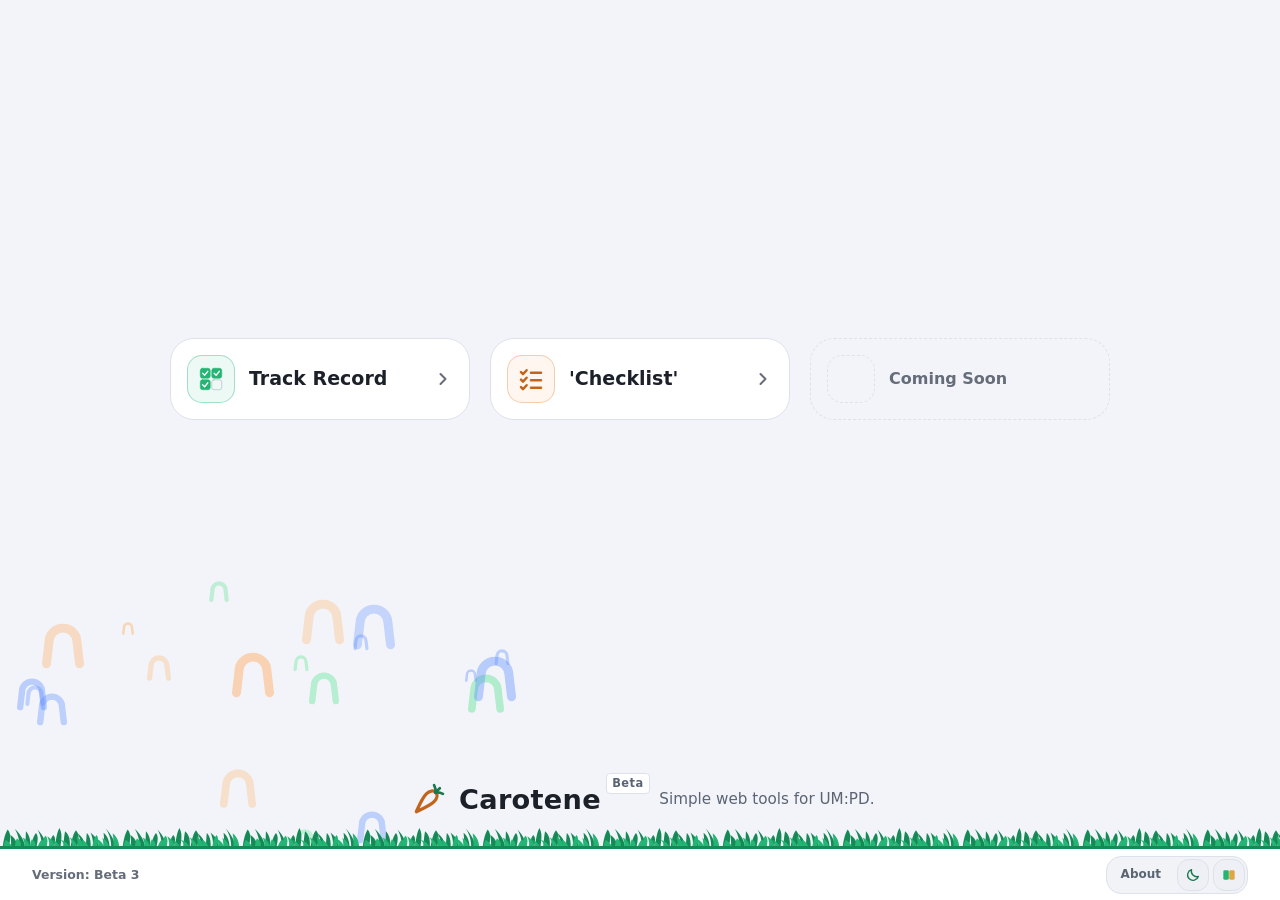
<file: index.html>
<!DOCTYPE html>
<html lang="en">
<head>
  <meta charset="UTF-8">
  <meta name="viewport" content="width=device-width, initial-scale=1.0">
  <meta name="description" content="Carotene - simple web tools for UM:PD.">
  <meta http-equiv="Content-Security-Policy" content="default-src 'self'; script-src 'self'; style-src 'self' 'unsafe-inline' https://fonts.googleapis.com; font-src 'self' https://fonts.gstatic.com; img-src 'self' data:; connect-src 'self'; object-src 'none'; base-uri 'self'; form-action 'self'; frame-ancestors 'self'; worker-src 'none'">
  <title>Carotene</title>
  <link rel="preconnect" href="https://fonts.googleapis.com">
  <link rel="preconnect" href="https://fonts.gstatic.com" crossorigin>
  <link href="https://fonts.googleapis.com/css2?family=Quicksand:wght@400;500;600;700&display=swap" rel="stylesheet">
  <link rel="icon" type="image/svg+xml" href="./favicon.svg">
  <link rel="stylesheet" href="./style.css">
</head>
<body>

<div class="cf" id="cleat-field" aria-hidden="true"></div>

<svg class="bg-pattern" aria-hidden="true" focusable="false" xmlns="http://www.w3.org/2000/svg">
  <defs>
    <g id="cleat-shape">
      <path d="M-13,14 L-11,-3 A11,11 0 0 1 11,-3 L13,14" fill="none" stroke-width="7" stroke-linecap="round" stroke-linejoin="round"/>
    </g>
    <pattern id="cleat-pattern" width="460" height="460" patternUnits="userSpaceOnUse">
      <use href="#cleat-shape" stroke="#4ee38a" opacity="0.13" transform="translate(90,100) scale(1.3) rotate(15)"/>
      <use href="#cleat-shape" stroke="#5b8cff" opacity="0.10" transform="translate(370,130) scale(1.1) rotate(-20)"/>
      <use href="#cleat-shape" stroke="#ffa552" opacity="0.11" transform="translate(140,350) scale(1.1) rotate(-12)"/>
      <use href="#cleat-shape" stroke="#4ee38a" opacity="0.14" transform="translate(390,380) scale(1.3) rotate(22)"/>
    </pattern>
  </defs>
  <rect width="100%" height="100%" fill="url(#cleat-pattern)"/>
</svg>

<a class="skip-link" href="#tools">Skip to tools</a>

<div class="shell">

  <main class="rail" id="tools" aria-label="Tools">
    <ul class="row">
      <li class="row-item">
        <a class="tool" href="./trackrecord/" aria-label="Track Record" aria-describedby="tool-desc-tr">
          <span class="tool-head">
            <span class="tool-mark" aria-hidden="true">
              <svg viewBox="0 0 120 120" focusable="false" xmlns="http://www.w3.org/2000/svg">
                <g fill="none" stroke-linecap="round" stroke-linejoin="round">
                  <rect x="17" y="17" width="40" height="40" rx="9" fill="#22b573" stroke="#22b573" stroke-width="2"/>
                  <path class="tm-check" d="M26.5 37l8 8 13-16" stroke-width="5"/>
                  <rect x="63" y="17" width="40" height="40" rx="9" fill="#22b573" stroke="#22b573" stroke-width="2"/>
                  <path class="tm-check" d="M72.5 37l8 8 13-16" stroke-width="5"/>
                  <rect x="17" y="63" width="40" height="40" rx="9" fill="#22b573" stroke="#22b573" stroke-width="2"/>
                  <path class="tm-check" d="M26.5 83l8 8 13-16" stroke-width="5"/>
                  <rect x="63" y="63" width="40" height="40" rx="9" fill="none" stroke="#9aa3b8" stroke-width="2"/>
                </g>
              </svg>
            </span>
            <span class="tool-name">Track Record</span>
            <svg class="tool-go" viewBox="0 0 24 24" fill="none" stroke="currentColor" stroke-width="2.4" stroke-linecap="round" stroke-linejoin="round" aria-hidden="true" focusable="false" xmlns="http://www.w3.org/2000/svg">
              <path d="M9 6l6 6-6 6"/>
            </svg>
          </span>
          <span class="tool-more">
            <p id="tool-desc-tr">Track trainee aptitudes and work toward Completionist. Search the database, log trophies, and plan races on a calendar.</p>
          </span>
        </a>
      </li>
      <li class="row-item">
        <a class="tool" href="./checklist/" aria-label="'Checklist'" aria-describedby="tool-desc-cl">
          <span class="tool-head">
            <span class="tool-mark tool-mark-amber" aria-hidden="true">
              <svg viewBox="0 0 24 24" fill="none" stroke="currentColor" stroke-width="2" stroke-linecap="round" stroke-linejoin="round" focusable="false" xmlns="http://www.w3.org/2000/svg">
                <path d="M4 6.5l1.6 1.6L8.5 5M4 12.5l1.6 1.6L8.5 11M4 18.5l1.6 1.6L8.5 17"/>
                <path d="M12 7h8M12 13h8M12 19h8"/>
              </svg>
            </span>
            <span class="tool-name">'Checklist'</span>
            <svg class="tool-go" viewBox="0 0 24 24" fill="none" stroke="currentColor" stroke-width="2.4" stroke-linecap="round" stroke-linejoin="round" aria-hidden="true" focusable="false" xmlns="http://www.w3.org/2000/svg">
              <path d="M9 6l6 6-6 6"/>
            </svg>
          </span>
          <span class="tool-more">
            <p id="tool-desc-cl">Daily and content to-do lists that untick themselves on reset, with a live countdown to the next one.</p>
          </span>
        </a>
      </li>
      <li class="row-item">
        <div class="tool tool-soon">
          <span class="tool-mark tool-mark-soon" aria-hidden="true"></span>
          <span class="tool-name">Coming Soon</span>
        </div>
      </li>
    </ul>
  </main>

  <header class="brand">
    <svg class="brand-mark" viewBox="0 0 24 24" fill="none" aria-hidden="true" focusable="false"
         xmlns="http://www.w3.org/2000/svg" stroke-linecap="round" stroke-linejoin="round">
      <g transform="rotate(45 12 12)">
        <path class="carrot-body" d="M12 21C10.5 17 9 13.4 9 10.3C9 7.7 10.3 6.1 12 6.1C13.7 6.1 15 7.7 15 10.3C15 13.4 13.5 17 12 21Z" stroke-width="1.8"/>
        <path class="carrot-leaf" d="M12 6.3C11 4.9 10 4.3 8.6 3.9" stroke-width="1.5"/>
        <path class="carrot-leaf" d="M12 6.1C12 4.7 12 3.7 12 2.9" stroke-width="1.5"/>
        <path class="carrot-leaf" d="M12 6.3C13 4.9 14 4.3 15.4 3.9" stroke-width="1.5"/>
      </g>
    </svg>
    <h1 class="brand-name">Carotene<sup class="brand-beta">Beta</sup></h1>
    <p class="brand-slogan">Simple web tools for UM:PD.</p>
  </header>

  <footer class="dock">
    <svg class="dock-edge dock-edge-turf" aria-hidden="true" focusable="false" xmlns="http://www.w3.org/2000/svg">
      <defs>
        <pattern id="edge-turf" width="120" height="22" patternUnits="userSpaceOnUse"><path d="M2.5 22 C3.5 12.2 5.4 5.4 7.8 2.4 C12.3 8.3 9.2 15.2 9.0 22 Z" fill="#168a56"/><path d="M10.7 22 C11.7 14.9 10.5 9.9 10.3 7.8 C16.5 12.1 17.2 17.0 17.5 22 Z" fill="#168a56"/><path d="M19.2 22 C20.2 11.8 16.7 4.7 14.6 1.7 C21.4 7.8 24.8 14.9 25.5 22 Z" fill="#168a56"/><path d="M25.1 22 C25.9 13.1 25.6 6.9 26.0 4.2 C30.7 9.5 30.4 15.8 30.6 22 Z" fill="#168a56"/><path d="M31.0 22 C31.8 14.0 33.7 8.4 36.0 6.0 C39.6 10.8 36.6 16.4 36.4 22 Z" fill="#168a56"/><path d="M41.7 22 C42.5 12.2 39.3 5.4 37.4 2.4 C43.3 8.3 46.3 15.1 47.0 22 Z" fill="#168a56"/><path d="M48.9 22 C49.7 15.0 51.3 10.1 53.3 8.0 C56.9 12.2 54.3 17.1 54.1 22 Z" fill="#168a56"/><path d="M55.0 22 C55.8 11.6 57.4 4.3 59.4 1.1 C63.2 7.4 60.6 14.7 60.4 22 Z" fill="#168a56"/><path d="M63.0 22 C64.1 13.1 64.2 6.9 65.2 4.2 C70.9 9.6 69.8 15.8 69.9 22 Z" fill="#168a56"/><path d="M70.4 22 C71.5 12.6 73.5 6.0 76.0 3.2 C80.8 8.8 77.5 15.4 77.3 22 Z" fill="#168a56"/><path d="M80.9 22 C81.7 13.7 78.7 8.0 76.9 5.5 C82.9 10.4 85.8 16.2 86.5 22 Z" fill="#168a56"/><path d="M85.6 22 C86.4 13.9 86.3 8.3 86.9 5.9 C91.2 10.7 90.6 16.4 90.8 22 Z" fill="#168a56"/><path d="M92.8 22 C93.8 13.8 91.6 8.1 90.5 5.6 C96.8 10.5 98.6 16.3 99.2 22 Z" fill="#168a56"/><path d="M103.8 22 C104.7 13.9 103.7 8.2 103.6 5.8 C109.0 10.7 109.4 16.3 109.8 22 Z" fill="#168a56"/><path d="M111.1 22 C111.9 11.6 107.9 4.3 105.4 1.2 C111.4 7.4 115.4 14.7 116.2 22 Z" fill="#168a56"/><path d="M3.0 22 C3.9 17.4 4.6 14.2 5.9 12.9 C10.7 15.6 9.2 18.8 9.2 22 Z" fill="#22b573"/><path d="M8.3 22 C9.1 17.5 5.8 14.3 3.8 12.9 C10.0 15.7 13.2 18.8 13.9 22 Z" fill="#22b573"/><path d="M14.4 22 C15.3 16.8 15.8 13.2 16.9 11.6 C22.1 14.7 20.7 18.4 20.8 22 Z" fill="#22b573"/><path d="M24.2 22 C25.1 16.3 23.4 12.3 22.7 10.6 C28.8 14.0 30.1 18.0 30.6 22 Z" fill="#22b573"/><path d="M29.4 22 C30.3 17.1 30.8 13.7 31.9 12.2 C36.7 15.2 35.4 18.6 35.4 22 Z" fill="#22b573"/><path d="M37.3 22 C38.2 17.4 39.8 14.1 41.8 12.7 C46.2 15.5 43.7 18.8 43.5 22 Z" fill="#22b573"/><path d="M41.3 22 C42.1 15.4 43.6 10.7 45.5 8.7 C49.1 12.7 46.6 17.4 46.5 22 Z" fill="#22b573"/><path d="M49.1 22 C50.1 15.6 48.1 11.1 47.2 9.2 C53.4 13.0 55.0 17.5 55.5 22 Z" fill="#22b573"/><path d="M55.9 22 C56.6 17.2 53.9 13.9 52.3 12.5 C57.6 15.3 60.1 18.7 60.7 22 Z" fill="#22b573"/><path d="M64.2 22 C65.1 16.9 61.7 13.4 59.7 11.9 C66.6 14.9 69.9 18.5 70.7 22 Z" fill="#22b573"/><path d="M72.2 22 C73.0 16.1 70.7 11.9 69.6 10.2 C75.2 13.7 77.2 17.9 77.7 22 Z" fill="#22b573"/><path d="M77.4 22 C78.4 15.9 77.0 11.6 76.7 9.8 C82.4 13.5 83.2 17.7 83.6 22 Z" fill="#22b573"/><path d="M82.1 22 C83.1 17.4 82.1 14.2 82.0 12.8 C87.8 15.5 88.1 18.8 88.4 22 Z" fill="#22b573"/><path d="M92.1 22 C92.8 14.9 94.5 10.0 96.6 7.9 C99.7 12.1 97.0 17.1 96.8 22 Z" fill="#22b573"/><path d="M98.1 22 C99.0 17.1 97.7 13.7 97.4 12.3 C103.0 15.2 103.8 18.6 104.1 22 Z" fill="#22b573"/><path d="M102.9 22 C103.9 16.5 102.7 12.6 102.5 10.9 C108.2 14.3 108.8 18.1 109.1 22 Z" fill="#22b573"/><path d="M113.2 22 C114.1 14.1 112.9 8.5 112.7 6.2 C118.4 10.9 119.0 16.5 119.4 22 Z" fill="#22b573"/><rect y="19" width="120" height="3" fill="#168a56"/></pattern>
      </defs>
      <rect width="100%" height="22" fill="url(#edge-turf)"/>
    </svg>
    <svg class="dock-edge dock-edge-dirt" aria-hidden="true" focusable="false" xmlns="http://www.w3.org/2000/svg">
      <defs>
        <pattern id="edge-dirt" width="120" height="22" patternUnits="userSpaceOnUse">
          <path d="M0 22V14C4 9 9 8 13 11C16 5 24 4 28 9C31 7 36 7 38 11C43 6 52 5 56 10C60 8 66 8 69 12C73 4 83 3 87 9C91 7 97 8 100 12C104 8 111 8 115 11C117 10 119 12 120 14V22Z" fill="#6b4423"/>
          <g fill="#8a5a2b"><ellipse cx="14" cy="15" rx="7" ry="5"/><ellipse cx="40" cy="14" rx="8" ry="6"/><ellipse cx="70" cy="15" rx="7" ry="5"/><ellipse cx="96" cy="14" rx="8" ry="6"/><ellipse cx="112" cy="17" rx="6" ry="4"/></g>
          <g fill="#a8743a"><ellipse cx="26" cy="11" rx="4" ry="2.5"/><ellipse cx="55" cy="10" rx="4.5" ry="2.5"/><ellipse cx="85" cy="10" rx="4" ry="2.5"/></g>
          <g fill="#9b8266"><circle cx="8" cy="17" r="1.8"/><circle cx="33" cy="18" r="2.2"/><circle cx="62" cy="17" r="1.6"/><circle cx="104" cy="18" r="2"/></g>
          <g fill="#3f2a16"><circle cx="20" cy="19" r="1"/><circle cx="47" cy="17" r="1.1"/><circle cx="78" cy="19" r="1"/><circle cx="92" cy="18" r="1.2"/><circle cx="116" cy="20" r="1"/></g>
        </pattern>
      </defs>
      <rect width="100%" height="22" fill="url(#edge-dirt)"/>
    </svg>
    <span class="dock-version">Version: Beta 3</span>
    <nav class="dock-nav" aria-label="Site">
      <a class="dock-about" href="#about">About</a>
    </nav>
  </footer>

</div>

<section class="about" id="about" role="dialog" aria-modal="true" aria-labelledby="about-title">
  <div class="about-card">
    <div class="about-head">
      <h2 class="about-title" id="about-title">About Carotene</h2>
      <button class="about-close" id="about-close" type="button" aria-label="Close About">&times;</button>
    </div>

    <div class="about-meta">
      <div class="about-meta-item">
        <span>Version</span>
        <strong>Beta 3</strong>
      </div>
    </div>

    <div class="about-body">
      <div class="about-section">
        <div class="about-label">What this is</div>
        <p>A home for small web tools. Each one opens in its own page and keeps its data in your browser.</p>
      </div>
      <div class="about-section">
        <div class="about-label">Tools</div>
        <p><a href="./trackrecord/">Track Record</a> — v5.0.5<br><a href="./checklist/">'Checklist'</a> — Beta 2</p>
        <p>More are on the way.</p>
      </div>
      <div class="about-section">
        <div class="about-label">Data</div>
        <p>Character aptitudes and race data are compiled from various sources, including community wikis and official Global sources.</p>
        <p>The race calendar covers G1–G3 races across Junior, Classic, and Senior year groups.</p>
      </div>
      <div class="about-section">
        <div class="about-label">Privacy &amp; backup</div>
        <p>Each tool keeps its data private in this browser. No accounts, no server, no tracking — your information never leaves your device.</p>
        <p>Track Record offers Backup/Import to move your list between sessions or devices. Checklist stores its tasks locally as well.</p>
        <p>The only network request any page makes is loading its font from Google Fonts.</p>
      </div>
      <div class="about-section about-links">
        <div class="about-section-label">More</div>
        <p><a href="./trackrecord/">Track Record</a> — track trainee aptitudes and Completionist progress.<br><a href="./checklist/">'Checklist'</a> — daily and content checklist with reset countdowns.</p>
        <p class="about-credit">2026, Mujairkitten · Made with various AI tools · Not affiliated with Cygames.<br>Source code is licensed under GPL-3.</p>
      </div>
      <div id="kao-banner"></div>
      <script src="./kao-banner.js?id=kao-banner&amp;size=mini"></script>
    </div>
  </div>
</section>

<script src="./hub.js"></script>
</body>
</html>
</file>
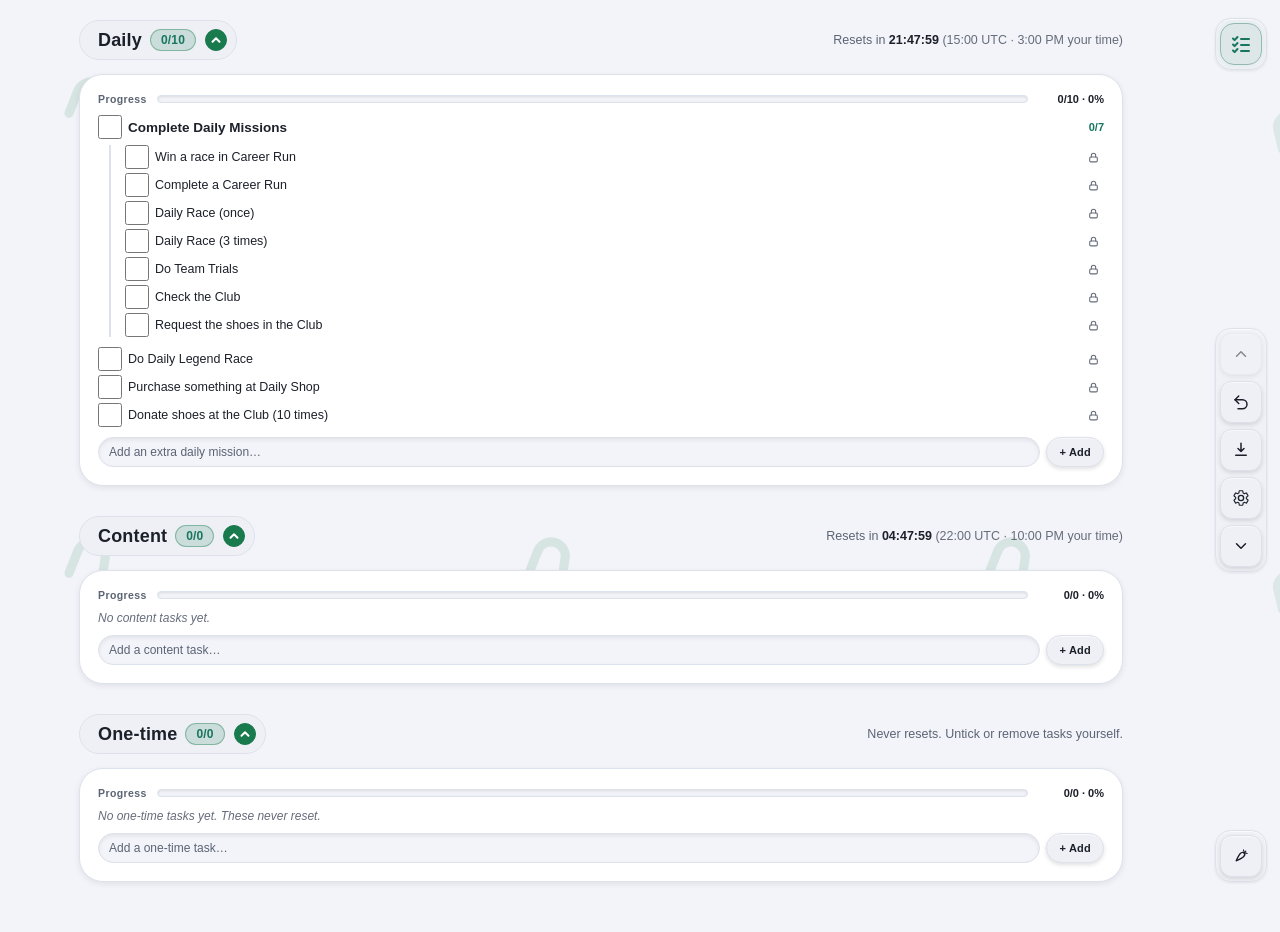
<file: checklist/index.html>
<!DOCTYPE html>
<html lang="en">
<head>
  <meta charset="UTF-8">
  <meta name="viewport" content="width=device-width, initial-scale=1.0">
  <meta name="description" content="'Checklist' - daily and content to-do lists for UM:PD that reset on game time.">
  <meta http-equiv="Content-Security-Policy" content="default-src 'self'; script-src 'self'; style-src 'self' 'unsafe-inline' https://fonts.googleapis.com; font-src 'self' https://fonts.gstatic.com; img-src 'self' data:; connect-src 'self'; object-src 'none'; base-uri 'self'; form-action 'self'; frame-ancestors 'self'; worker-src 'none'">
  <title>'Checklist' - Carotene</title>
  <link rel="preconnect" href="https://fonts.googleapis.com">
  <link rel="preconnect" href="https://fonts.gstatic.com" crossorigin>
  <link href="https://fonts.googleapis.com/css2?family=Quicksand:wght@400;500;600;700&display=swap" rel="stylesheet">
  <link rel="icon" type="image/svg+xml" href="../favicon.svg">
  <link rel="stylesheet" href="style.css">
</head>
<body>
<a class="skip-link" href="#sections">Skip to content</a>

<svg class="bg-pattern" aria-hidden="true" focusable="false" xmlns="http://www.w3.org/2000/svg">
  <defs>
    <g id="cleat-shape">
      <path d="M-13,14 L-11,-3 A11,11 0 0 1 11,-3 L13,14" fill="none" stroke="var(--accent)" stroke-width="7" stroke-linecap="round" stroke-linejoin="round"/>
    </g>
    <pattern id="cleat-pattern" width="460" height="460" patternUnits="userSpaceOnUse">
      <use href="#cleat-shape" opacity="0.13" transform="translate(90,100) scale(1.3) rotate(15)"/>
      <use href="#cleat-shape" opacity="0.10" transform="translate(370,130) scale(1.1) rotate(-20)"/>
      <use href="#cleat-shape" opacity="0.11" transform="translate(140,350) scale(1.1) rotate(-12)"/>
      <use href="#cleat-shape" opacity="0.14" transform="translate(390,380) scale(1.3) rotate(22)"/>
    </pattern>
  </defs>
  <rect width="100%" height="100%" fill="url(#cleat-pattern)"/>
</svg>

<div class="topbar">
  <div class="wrap topbar-inner">
    <div class="brand">
      <h1>
        <svg class="brand-mark" viewBox="0 0 24 24" fill="none" stroke="currentColor" stroke-width="2" stroke-linecap="round" stroke-linejoin="round" aria-hidden="true" xmlns="http://www.w3.org/2000/svg">
          <path d="M4 6.5l1.6 1.6L8.5 5M4 12.5l1.6 1.6L8.5 11M4 18.5l1.6 1.6L8.5 17"/>
          <path d="M12 7h8M12 13h8M12 19h8"/>
        </svg>
        <span class="sr-only">'Checklist'</span>
      </h1>
    </div>
    <div class="topbar-actions">
      <nav class="rail-nav" aria-label="Main navigation">
        <button class="btn rail-action" id="jump-top-btn" type="button" aria-label="Jump to top" data-tooltip="Jump to top">
          <svg viewBox="0 0 24 24" fill="none" aria-hidden="true" xmlns="http://www.w3.org/2000/svg">
            <path d="M6 15l6-6 6 6" stroke="currentColor" stroke-width="2" stroke-linecap="round" stroke-linejoin="round"/>
          </svg>
        </button>
        <button class="btn rail-action" id="untick-btn" type="button" aria-label="Reset" data-tooltip="Reset">
          <svg viewBox="0 0 24 24" fill="none" aria-hidden="true" xmlns="http://www.w3.org/2000/svg">
            <path d="M9 14L4 9L9 4" stroke="currentColor" stroke-width="2" stroke-linecap="round" stroke-linejoin="round"/>
            <path d="M4 9H14C17.3137 9 20 11.6863 20 15C20 18.3137 17.3137 21 14 21H8" stroke="currentColor" stroke-width="2" stroke-linecap="round" stroke-linejoin="round"/>
          </svg>
        </button>
        <button class="btn rail-action" id="backup-btn" type="button" aria-label="Backup" data-tooltip="Backup">
          <svg viewBox="0 0 24 24" fill="none" aria-hidden="true" xmlns="http://www.w3.org/2000/svg">
            <path d="M12 3v11M8 10l4 4 4-4M5 19h14" stroke="currentColor" stroke-width="2" stroke-linecap="round" stroke-linejoin="round"/>
          </svg>
        </button>
      </nav>
      <div class="settings-wrap">
        <button class="btn icon-btn" id="settings-btn" aria-label="Settings" aria-haspopup="dialog" aria-expanded="false" aria-controls="settings-panel">
          <svg viewBox="0 0 24 24" aria-hidden="true" xmlns="http://www.w3.org/2000/svg" fill="none" stroke="currentColor" stroke-linecap="round" stroke-linejoin="round">
            <path d="M19.14 12.94c.04-.31.06-.63.06-.94s-.02-.63-.06-.94l2.03-1.58a.5.5 0 0 0 .12-.64l-1.92-3.32a.5.5 0 0 0-.6-.22l-2.39.96a7.03 7.03 0 0 0-1.6-.94l-.36-2.54a.5.5 0 0 0-.5-.43h-3.84a.5.5 0 0 0-.5.43l-.36 2.54a7.03 7.03 0 0 0-1.6.94l-2.39-.96a.5.5 0 0 0-.6.22l-1.92 3.32a.5.5 0 0 0 .12.64l2.03 1.58c-.04.31-.06.63-.06.94s.02.63.06.94l-2.03 1.58a.5.5 0 0 0-.12.64l1.92 3.32c.14.24.42.34.66.25l2.39-.96c.5.33 1.04.61 1.6.94l.36 2.54c.05.22.25.38.5.38h3.84c.25 0 .45-.16.5-.38l.36-2.54c.56-.33 1.1-.61 1.6-.94l2.39.96c.24.09.52-.01.66-.25l1.92-3.32a.5.5 0 0 0-.12-.64l-2.03-1.58z" stroke-width="1.5"/>
            <circle cx="12" cy="12" r="3.5" stroke-width="1.8" fill="none"/>
          </svg>
        </button>
        <div class="settings-panel" id="settings-panel" role="dialog" aria-label="Settings">
          <div class="settings-group-label">Appearance</div>
          <div class="settings-row settings-row-icons">
            <button class="icon-pill-btn" id="mode-toggle-btn" aria-label="Toggle light/dark mode" aria-pressed="false" data-tooltip="Toggle mode">
              <svg class="icon-toggle-sun" viewBox="0 0 24 24" fill="none" xmlns="http://www.w3.org/2000/svg">
                <circle cx="12" cy="12" r="4.2" stroke="currentColor" stroke-width="2" stroke-linecap="round"/>
                <path d="M12 2.5V5M12 19V21.5M4.2 4.2L6 6M18 18L19.8 19.8M2.5 12H5M19 12H21.5M4.2 19.8L6 18M18 6L19.8 4.2" stroke="currentColor" stroke-width="2" stroke-linecap="round"/>
              </svg>
              <svg class="icon-toggle-moon" viewBox="0 0 24 24" fill="none" xmlns="http://www.w3.org/2000/svg">
                <path d="M20 14.5A8.5 8.5 0 1 1 9.5 4a7 7 0 0 0 10.5 10.5Z" stroke="currentColor" stroke-width="2" stroke-linecap="round" stroke-linejoin="round"/>
              </svg>
            </button>
            <button class="icon-pill-btn" id="theme-toggle-btn" aria-label="Toggle Turf/Dirt color theme" aria-pressed="false" data-tooltip="Toggle color theme">
              <svg class="icon-toggle-turf" viewBox="0 0 24 24" fill="none" xmlns="http://www.w3.org/2000/svg">
                <path d="M6 20V13C6 10 8 8 8 8C8 8 6 10 6 13" stroke="currentColor" stroke-width="2" stroke-linecap="round" stroke-linejoin="round"/>
                <path d="M12 20V10C12 7 14 5 14 5C14 5 12 7 12 10" stroke="currentColor" stroke-width="2" stroke-linecap="round" stroke-linejoin="round"/>
                <path d="M18 20V13C18 10 20 8 20 8C20 8 18 10 18 13" stroke="currentColor" stroke-width="2" stroke-linecap="round" stroke-linejoin="round"/>
              </svg>
              <svg class="icon-toggle-dirt" viewBox="0 0 24 24" fill="none" xmlns="http://www.w3.org/2000/svg">
                <path d="M3 18L8 9L12 15L15 10L21 18" stroke="currentColor" stroke-width="2" stroke-linecap="round" stroke-linejoin="round"/>
                <path d="M3 20H21" stroke="currentColor" stroke-width="2" stroke-linecap="round"/>
              </svg>
            </button>
          </div>
          <div class="settings-group-label" style="margin-top:6px;">Navbar position</div>
          <div class="nav-position-group" role="group" aria-label="Navbar position">
            <button class="nav-pos-btn" type="button" data-pos="left" aria-label="Place navbar on the left" aria-pressed="false" data-tooltip="Left">
              <svg viewBox="0 0 24 24" fill="none" aria-hidden="true" xmlns="http://www.w3.org/2000/svg">
                <rect x="3" y="4" width="18" height="16" rx="2.5" stroke="currentColor" stroke-width="2"/>
                <rect x="4.5" y="5.5" width="4" height="13" rx="1.5" fill="currentColor"/>
              </svg>
            </button>
            <button class="nav-pos-btn" type="button" data-pos="top" aria-label="Place navbar at the top" aria-pressed="false" data-tooltip="Top">
              <svg viewBox="0 0 24 24" fill="none" aria-hidden="true" xmlns="http://www.w3.org/2000/svg">
                <rect x="3" y="4" width="18" height="16" rx="2.5" stroke="currentColor" stroke-width="2"/>
                <rect x="4.5" y="5.5" width="15" height="4" rx="1.5" fill="currentColor"/>
              </svg>
            </button>
            <button class="nav-pos-btn" type="button" data-pos="right" aria-label="Place navbar on the right" aria-pressed="false" data-tooltip="Right">
              <svg viewBox="0 0 24 24" fill="none" aria-hidden="true" xmlns="http://www.w3.org/2000/svg">
                <rect x="3" y="4" width="18" height="16" rx="2.5" stroke="currentColor" stroke-width="2"/>
                <rect x="15.5" y="5.5" width="4" height="13" rx="1.5" fill="currentColor"/>
              </svg>
            </button>
            <button class="nav-pos-btn" type="button" data-pos="bottom" aria-label="Place navbar at the bottom" aria-pressed="false" data-tooltip="Bottom">
              <svg viewBox="0 0 24 24" fill="none" aria-hidden="true" xmlns="http://www.w3.org/2000/svg">
                <rect x="3" y="4" width="18" height="16" rx="2.5" stroke="currentColor" stroke-width="2"/>
                <rect x="4.5" y="14.5" width="15" height="4" rx="1.5" fill="currentColor"/>
              </svg>
            </button>
          </div>
          <div class="settings-divider"></div>
          <button class="btn small settings-about-btn" id="about-btn">About 'Checklist'</button>
        </div>
      </div>
      <button class="btn rail-action" id="jump-bottom-btn" type="button" aria-label="Jump to bottom" data-tooltip="Jump to bottom">
        <svg viewBox="0 0 24 24" fill="none" aria-hidden="true" xmlns="http://www.w3.org/2000/svg">
          <path d="M6 9l6 6 6-6" stroke="currentColor" stroke-width="2" stroke-linecap="round" stroke-linejoin="round"/>
        </svg>
      </button>
    </div>
    <div class="rail-item-wrap carotene-wrap">
      <button class="btn rail-action" id="carotene-btn" type="button" aria-label="Carotene" data-tooltip="Carotene" aria-expanded="false" aria-controls="carotene-panel">
        <svg viewBox="0 0 24 24" fill="none" aria-hidden="true" xmlns="http://www.w3.org/2000/svg" stroke="currentColor" stroke-linecap="round" stroke-linejoin="round">
          <g transform="rotate(45 12 12)">
            <path class="carrot-body" d="M12 21C10.5 17 9 13.4 9 10.3C9 7.7 10.3 6.1 12 6.1C13.7 6.1 15 7.7 15 10.3C15 13.4 13.5 17 12 21Z" stroke-width="1.8"/>
            <path class="carrot-leaf" d="M12 6.3C11 4.9 10 4.3 8.6 3.9" stroke-width="1.5"/>
            <path class="carrot-leaf" d="M12 6.1C12 4.7 12 3.7 12 2.9" stroke-width="1.5"/>
            <path class="carrot-leaf" d="M12 6.3C13 4.9 14 4.3 15.4 3.9" stroke-width="1.5"/>
          </g>
        </svg>
      </button>
      <div class="carotene-panel" id="carotene-panel" role="region" aria-label="Carotene" aria-hidden="true">
        <a class="carotene-panel-brand" href="../">
          <svg class="carotene-panel-mark" viewBox="0 0 24 24" fill="none" aria-hidden="true" focusable="false" xmlns="http://www.w3.org/2000/svg" stroke-linecap="round" stroke-linejoin="round">
            <g transform="rotate(45 12 12)">
              <path class="carrot-body" d="M12 21C10.5 17 9 13.4 9 10.3C9 7.7 10.3 6.1 12 6.1C13.7 6.1 15 7.7 15 10.3C15 13.4 13.5 17 12 21Z" stroke-width="1.8"/>
              <path class="carrot-leaf" d="M12 6.3C11 4.9 10 4.3 8.6 3.9" stroke-width="1.5"/>
              <path class="carrot-leaf" d="M12 6.1C12 4.7 12 3.7 12 2.9" stroke-width="1.5"/>
              <path class="carrot-leaf" d="M12 6.3C13 4.9 14 4.3 15.4 3.9" stroke-width="1.5"/>
            </g>
          </svg>
          <span class="carotene-panel-name">Carotene<sup class="carotene-panel-beta">Beta</sup></span>
        </a>
        <ul class="carotene-panel-list">
          <li>
            <a class="carotene-panel-item" href="../trackrecord/">
              <span class="carotene-panel-item-mark" aria-hidden="true">
                <svg viewBox="0 0 120 120" focusable="false" xmlns="http://www.w3.org/2000/svg">
                  <g fill="none" stroke-linecap="round" stroke-linejoin="round">
                    <rect x="17" y="17" width="40" height="40" rx="9" fill="#22b573" stroke="#22b573" stroke-width="2"/>
                    <path d="M26.5 37l8 8 13-16" stroke="#ffffff" stroke-width="5"/>
                    <rect x="63" y="17" width="40" height="40" rx="9" fill="#22b573" stroke="#22b573" stroke-width="2"/>
                    <path d="M72.5 37l8 8 13-16" stroke="#ffffff" stroke-width="5"/>
                    <rect x="17" y="63" width="40" height="40" rx="9" fill="#22b573" stroke="#22b573" stroke-width="2"/>
                    <path d="M26.5 83l8 8 13-16" stroke="#ffffff" stroke-width="5"/>
                    <rect x="63" y="63" width="40" height="40" rx="9" fill="none" stroke="#9aa3b8" stroke-width="2"/>
                  </g>
                </svg>
              </span>
              <span class="carotene-panel-item-name">Track Record</span>
            </a>
          </li>
          <li>
            <span class="carotene-panel-item is-current" aria-current="page">
              <span class="carotene-panel-item-mark carotene-panel-item-mark-amber" aria-hidden="true">
                <svg viewBox="0 0 24 24" fill="none" stroke="currentColor" stroke-width="2" stroke-linecap="round" stroke-linejoin="round" focusable="false" xmlns="http://www.w3.org/2000/svg">
                  <path d="M4 6.5l1.6 1.6L8.5 5M4 12.5l1.6 1.6L8.5 11M4 18.5l1.6 1.6L8.5 17"/>
                  <path d="M12 7h8M12 13h8M12 19h8"/>
                </svg>
              </span>
              <span class="carotene-panel-item-name">'Checklist'</span>
            </span>
          </li>
          <li>
            <span class="carotene-panel-item is-soon">
              <span class="carotene-panel-item-mark" aria-hidden="true"></span>
              <span class="carotene-panel-item-name">Coming Soon</span>
            </span>
          </li>
        </ul>
      </div>
    </div>
  </div>
</div>

<main>
  <div class="wrap">
    <div id="sections"></div>
  </div>
</main>

<div class="modal-overlay" id="about-overlay" role="dialog" aria-modal="true" aria-labelledby="about-title">
  <div class="modal-box about-modal" id="about-modal">
    <div class="modal-head">
      <h2 class="modal-title" id="about-title">About 'Checklist'</h2>
      <button class="modal-close" id="about-close" aria-label="Close About">✕</button>
    </div>
    <div class="version-badge">
      <div class="version-item"><span>Version</span><strong>Beta 2</strong></div>
    </div>
    <div class="about-text">
      <div class="about-section">
        <div class="about-section-label">How it works</div>
        <p>Tick a task when you finish it. <strong>Daily</strong> tasks untick at 15:00 UTC and <strong>Content</strong> tasks untick at 22:00 UTC. One-time tasks stay until you untick or remove them.</p>
        <p>The seven required daily missions can't be removed. Ticking <strong>Complete Daily Missions</strong> ticks all of them, and you can add extra or event missions under it.</p>
        <p>Ticking <strong>Daily Race (3 times)</strong> also ticks <strong>Daily Race (once)</strong>, and ticking <strong>Request the shoes in the Club</strong> also ticks <strong>Check the Club</strong>. Unticking the first task of a pair unticks the second one too.</p>
        <p>Each list shows a live countdown to its next reset, and that time in your own time zone.</p>
      </div>
      <div class="about-section">
        <div class="about-section-label">Privacy</div>
        <p>Your tasks stay private in this browser. Clearing your browser data will erase them.</p>
      </div>
      <div class="about-section about-links">
        <p class="about-credit">2026, Mujairkitten · Made with various AI tools · Not affiliated with Cygames.<br>Source code is licensed under GPL-3.</p>
      </div>
      <div id="kao-banner"></div>
      <script src="../kao-banner.js?id=kao-banner&amp;size=mini"></script>
    </div>
  </div>
</div>

<div class="modal-overlay" id="backup-overlay" role="dialog" aria-modal="true" aria-labelledby="backup-title">
  <div class="modal-box" id="backup-modal">
    <div class="modal-head">
      <h2 class="modal-title" id="backup-title">Backup</h2>
      <button class="modal-close" id="backup-close" aria-label="Close Backup">✕</button>
    </div>
    <div class="about-text">
      <div class="backup-section">
        <div class="backup-section-label">Export</div>
        <p>Save your checklist to a file or copy it. Keep it somewhere safe — you can import it again on another device or after clearing browser data.</p>
        <textarea class="backup-textarea" id="backup-export-text" readonly spellcheck="false" aria-label="Exported checklist JSON"></textarea>
        <div class="backup-import-actions">
          <button class="btn small" id="backup-copy-btn">Copy</button>
          <button class="btn small" id="backup-export-file-btn">Export file</button>
        </div>
        <div class="backup-export-meta"><span id="backup-export-stamp" aria-live="polite"></span></div>
      </div>
      <hr class="backup-divider" aria-hidden="true">
      <div class="backup-section">
        <div class="backup-section-label">Import</div>
        <p>Paste an exported checklist, or choose a file. Tasks already in your list are skipped; duplicates are not added.</p>
        <textarea class="backup-textarea" id="backup-import-text" placeholder="Paste your exported JSON here…" spellcheck="false" aria-label="Pasted backup JSON"></textarea>
        <div class="backup-error" id="backup-import-error" role="alert" hidden></div>
        <div class="backup-import-actions">
          <button class="btn small" id="backup-import-text-btn">Import pasted list</button>
          <label class="btn small" for="backup-import-file">Import from file</label>
          <input type="file" id="backup-import-file" class="sr-only" accept=".json">
        </div>
      </div>
    </div>
  </div>
</div>

<div id="tooltip" role="tooltip" aria-hidden="true"></div>

<div id="sr-announcer" class="sr-only" aria-live="polite"></div>

<div id="toast-region" class="toast-region" aria-live="polite" aria-atomic="true"></div>

<script type="module" src="main.js"></script>
</body>
</html>
</file>
<file: style.css>
:root {
  color-scheme: dark light;

  --bg: #0d0f14;
  --bg-alt: #12141b;
  --panel: #171a22;
  --panel-2: #1d212b;
  --line: #2a2f3a;
  --line-soft: #232733;
  --ink: #eef0f5;
  --ink-dim: #9aa3b8;
  --ink-faint: #7a8494;
  --accent: #22b573;
  --accent-dim: #1a8f5a;
  --accent2: #2bcfa8;
  --accent-rgb: 34, 181, 115;
  --accent2-rgb: 43, 207, 168;
  --carrot: #e8873a;
  --carrot-leaf: #22b573;

  --glass-bg: rgba(23, 26, 34, .72);
  --glass-bg-soft: rgba(23, 26, 34, .65);
  --glass-border: rgba(255, 255, 255, .09);
  --glass-highlight: inset 0 1px 0 rgba(255, 255, 255, .06);
  --faux-glass-bg: rgba(23, 26, 34, .86);
  --faux-glass-card-bg: rgba(23, 26, 34, .86);
}

body.light {
  --bg: #f3f4f9;
  --bg-alt: #ffffff;
  --panel: #ffffff;
  --panel-2: #eef0f6;
  --line: #dde1eb;
  --line-soft: #e8ebf2;
  --ink: #1c2029;
  --ink-dim: #5b6474;
  --ink-faint: #656c7a;
  --accent: #187a4d;
  --accent-dim: #125f3b;
  --accent2: #187560;
  --accent-rgb: 24, 122, 77;
  --accent2-rgb: 24, 117, 96;
  --carrot: #c2651c;
  --carrot-leaf: #187a4d;

  --glass-bg: var(--bg-alt);
  --glass-bg-soft: var(--panel);
  --glass-border: var(--line);
  --glass-highlight: none;
  --faux-glass-bg: var(--panel-2);
  --faux-glass-card-bg: var(--panel);
}

body.dirt {
  --accent: #e0a640;
  --accent-dim: #b9822e;
  --accent2: #c97b4a;
  --accent-rgb: 224, 166, 64;
  --accent2-rgb: 201, 123, 74;
}

body.light.dirt {
  --accent: #7f560a;
  --accent-dim: #6b4708;
  --accent2: #96522a;
  --accent-rgb: 127, 86, 10;
  --accent2-rgb: 150, 82, 42;
}

* { box-sizing: border-box; }

html { -webkit-text-size-adjust: 100%; }

body {
  margin: 0;
  background: var(--bg);
  color: var(--ink);
  font-family: "Quicksand", system-ui, -apple-system, "Segoe UI", sans-serif;
  font-size: 16px;
  line-height: 1.6;
  -webkit-font-smoothing: antialiased;
}

.bg-pattern {
  display: none;
  position: fixed;
  inset: 0;
  width: 100vw;
  height: 100vh;
  z-index: -1;
  pointer-events: none;
}

.cf {
  position: fixed;
  inset: 0;
  overflow: hidden;
  z-index: -1;
  pointer-events: none;
  contain: layout paint;
}

.cl {
  position: absolute;
  left: var(--x0);
  top: var(--y0);
  translate: -50% -50%;
  animation:
    cl-x var(--d) linear var(--dl) infinite,
    cl-y var(--d) var(--ease) var(--dl) infinite,
    cl-o var(--d) linear var(--dl) infinite;
}

.cl svg {
  display: block;
  opacity: var(--o);
  animation: cl-spin 18s linear var(--rd) infinite;
}

body.light .cl svg { opacity: calc(var(--o) * 1.6); }

@keyframes cl-x { from { left: var(--x0); } to { left: var(--x1); } }
@keyframes cl-y { from { top: var(--y0); } to { top: var(--y1); } }
@keyframes cl-o { 0% { opacity: 0; } 8% { opacity: 1; } 92% { opacity: 1; } 100% { opacity: 0; } }
@keyframes cl-spin { from { rotate: 0deg; } to { rotate: 360deg; } }

.shell {
  position: relative;
  min-height: 100vh;
  min-height: 100dvh;
  display: flex;
  flex-direction: column;
}

.rail {
  flex: 1 1 auto;
  display: flex;
  align-items: center;
  justify-content: center;
  padding: 3rem 0;
}

.row {
  list-style: none;
  margin: 0;
  padding: 0 1.5rem;
  width: 100%;
  max-width: 62rem;
  display: flex;
  flex-wrap: wrap;
  align-items: flex-start;
  justify-content: center;
  gap: 1.25rem;
}

.row-item {
  width: min(100%, 18.75rem);
}

.tool {
  display: block;
  width: 100%;
  padding: 1rem;
  background: var(--faux-glass-card-bg);
  border: 1px solid var(--glass-border);
  border-radius: 24px;
  box-shadow: var(--glass-highlight);
  color: inherit;
  text-decoration: none;
  transition: border-color .15s ease, transform .15s ease, box-shadow .15s ease;
}

a.tool:hover,
a.tool:focus-visible {
  border-color: var(--accent);
  transform: translateY(-2px);
  box-shadow: var(--glass-highlight), 0 0 24px rgba(0, 0, 0, .35);
}

body.light a.tool:hover,
body.light a.tool:focus-visible {
  box-shadow: 0 6px 20px rgba(0, 0, 0, .12);
}

a.tool:focus-visible {
  outline: 2px solid var(--accent);
  outline-offset: 3px;
}

.tool-head {
  display: flex;
  align-items: center;
  gap: .875rem;
}

.tool-mark {
  flex: 0 0 auto;
  width: 3rem;
  height: 3rem;
  display: grid;
  place-items: center;
  border-radius: 15px;
  background: rgba(34, 181, 115, .08);
  border: 1px solid rgba(34, 181, 115, .38);
}

.tool-mark-amber {
  color: #e8873a;
  background: rgba(232, 135, 58, .08);
  border-color: rgba(232, 135, 58, .38);
}

body.light .tool-mark-amber { color: #c2651c; }

.tool-mark svg { width: 1.875rem; height: 1.875rem; display: block; }

.tm-check { stroke: #12141a; }
body.light .tm-check { stroke: #fff; }

.tool-name {
  flex: 1 1 auto;
  min-width: 0;
  font-size: 1.1875rem;
  font-weight: 700;
  line-height: 1.2;
}

.tool-go {
  flex: 0 0 auto;
  width: 1.25rem;
  height: 1.25rem;
  color: var(--ink-faint);
  transition: color .15s ease, transform .15s ease;
}

a.tool:hover .tool-go,
a.tool:focus-visible .tool-go {
  color: var(--accent);
  transform: translateX(2px);
}

.tool-more {
  display: block;
  max-height: 0;
  opacity: 0;
  overflow: hidden;
  transition: max-height .25s ease, opacity .2s ease, margin-top .25s ease;
}

.tool-more p {
  margin: 0;
  font-size: .875rem;
  font-weight: 500;
  line-height: 1.65;
  color: var(--ink-dim);
}

a.tool:hover .tool-more,
a.tool:focus-visible .tool-more {
  max-height: 9rem;
  opacity: 1;
  margin-top: .75rem;
}

@media (hover: none) {
  .tool-more {
    max-height: none;
    opacity: 1;
    margin-top: .75rem;
  }
}

.tool-soon {
  display: flex;
  align-items: center;
  gap: .875rem;
  border: 1.5px dashed var(--line);
  background: transparent;
  box-shadow: none;
}

.tool-soon .tool-name {
  font-size: 1rem;
  font-weight: 600;
  color: var(--ink-faint);
}

.tool-mark-soon {
  background: none;
  border: 1.5px dashed var(--line);
}

.brand {
  flex: 0 0 auto;
  margin: 0 auto;
  padding: clamp(.9rem, 2.2vw, 1.25rem) 1.5rem 1.6rem;
  max-width: 62rem;
  width: 100%;
  display: flex;
  flex-wrap: wrap;
  align-items: center;
  justify-content: center;
  gap: .25rem clamp(.35rem, 1vw, .6rem);
}

.brand-mark {
  flex: 0 0 auto;
  width: clamp(2rem, 5.5vw, 2.75rem);
  height: clamp(2rem, 5.5vw, 2.75rem);
}

.brand-mark .carrot-body { stroke: var(--carrot); }
.brand-mark .carrot-leaf { stroke: var(--carrot-leaf); }

.brand-name {
  margin: 0;
  font-size: clamp(1.25rem, 3.6vw, 1.7rem);
  font-weight: 700;
  letter-spacing: .01em;
}

.brand-beta {
  display: inline-block;
  position: relative;
  top: -1.05em;
  margin-left: .45em;
  padding: .1em .45em;
  border: 1px solid var(--line);
  border-radius: 4px;
  background: var(--panel);
  color: var(--ink-dim);
  font-size: .42em;
  font-weight: 600;
  line-height: 1.5;
  letter-spacing: .04em;
  vertical-align: super;
  white-space: nowrap;
}

.brand-slogan {
  margin: 0;
  font-size: clamp(.82rem, 2vw, .95rem);
  font-weight: 400;
  color: var(--ink-dim);
}

.dock {
  position: relative;
  display: flex;
  flex-wrap: wrap;
  align-items: center;
  justify-content: space-between;
  gap: .75rem;
  padding: .4rem 2rem calc(.4rem + env(safe-area-inset-bottom));
  background: var(--faux-glass-card-bg);
  border-top: 2px solid var(--accent);
}

body.dirt .dock { border-top-color: #6b4423; }

.dock-edge {
  display: block;
  position: absolute;
  left: 0;
  right: 0;
  bottom: 100%;
  width: 100%;
  height: 22px;
  pointer-events: none;
}

.dock-edge-dirt { display: none; }
body.dirt .dock-edge-turf { display: none; }
body.dirt .dock-edge-dirt { display: block; }

.dock-version {
  font-size: .78rem;
  font-weight: 600;
  color: var(--ink-faint);
}

.dock-nav {
  display: flex;
  align-items: center;
  gap: 4px;
  padding: 2px;
  border-radius: 15px;
  background: color-mix(in srgb, var(--panel-2) 80%, transparent);
  border: 1px solid var(--glass-border);
}

.dock-about {
  padding: .3rem .75rem;
  border-radius: 12px;
  font-size: .75rem;
  font-weight: 600;
  color: var(--ink-dim);
  text-decoration: none;
  transition: color .15s ease;
}

.dock-about:hover { color: var(--accent); }

.dock-about:focus-visible,
.dock-btn:focus-visible {
  outline: 2px solid var(--accent);
  outline-offset: 2px;
}

.dock-btn {
  flex: 0 0 auto;
  display: grid;
  place-items: center;
  width: 2rem;
  height: 2rem;
  padding: 0;
  border: 1px solid var(--line);
  border-radius: 12px;
  background: var(--panel-2);
  color: var(--ink-dim);
  cursor: pointer;
  transition: background .15s ease, color .15s ease, border-color .15s ease;
}

.dock-btn svg {
  width: 1rem;
  height: 1rem;
  display: block;
}

.dock-btn:hover {
  background: var(--panel);
  color: var(--ink);
  border-color: var(--accent-dim);
}

.dock-btn[aria-pressed="true"] { color: var(--accent); }

.about {
  display: none;
}

.about.show {
  display: flex;
  position: fixed;
  inset: 0;
  z-index: 100;
  overflow-y: auto;
  padding: clamp(1rem, 4vw, 2.5rem);
  background: rgba(5, 6, 9, .6);
  backdrop-filter: blur(2px);
  -webkit-backdrop-filter: blur(2px);
}

body.modal-open {
  overflow: hidden;
}

.about-card {
  flex: 0 0 auto;
  margin: auto;
  width: min(100%, 35rem);
  max-height: 80vh;
  overflow-y: auto;
  padding: 1.5rem;
  background: var(--glass-bg);
  backdrop-filter: blur(10px);
  -webkit-backdrop-filter: blur(10px);
  border: 1px solid color-mix(in srgb, var(--accent) 32%, var(--glass-border));
  border-radius: 16px;
  box-shadow: var(--glass-highlight), 0 24px 60px rgba(0, 0, 0, .52), 0 0 28px rgba(var(--accent-rgb), .16);
}

.about-head {
  display: flex;
  align-items: center;
  justify-content: space-between;
  gap: 1rem;
  margin-bottom: 12px;
}

.about-title {
  margin: 0;
  font-size: 16px;
  font-weight: 700;
  color: var(--ink);
}

.about-close {
  flex: 0 0 auto;
  display: grid;
  place-items: center;
  width: 1.75rem;
  height: 1.75rem;
  padding: 0;
  border: 1px solid var(--line);
  border-radius: 999px;
  background: var(--panel-2);
  font-family: inherit;
  font-size: .8125rem;
  line-height: 1;
  color: var(--ink-dim);
  cursor: pointer;
  transition: background .15s ease, color .15s ease, border-color .15s ease;
}

.about-close:hover {
  color: var(--ink);
  border-color: var(--accent-dim);
}

.about-close:focus-visible {
  outline: 2px solid var(--accent);
  outline-offset: 2px;
}

.about-meta {
  display: inline-flex;
  align-items: stretch;
  gap: 16px;
  font-weight: 700;
  color: var(--accent2);
  background: var(--panel-2);
  border: 1px solid var(--line);
  border-radius: 14px;
  padding: 10px 16px;
  margin-bottom: 16px;
}

.about-meta-item {
  display: flex;
  flex-direction: column;
  gap: 2px;
  min-width: 74px;
}

.about-meta-item span {
  color: var(--ink-dim);
  font-size: 10px;
  font-weight: 700;
  letter-spacing: .12em;
  line-height: 1;
  text-transform: uppercase;
}

.about-meta-item strong {
  color: var(--accent2);
  font-size: 17px;
  font-weight: 800;
  letter-spacing: .02em;
  line-height: 1.1;
}

.about-section {
  padding: 13px 0;
  border-top: 1px solid var(--line-soft);
}

.about-section:first-child {
  padding-top: 3px;
  border-top: 0;
}

.about-label {
  margin-bottom: 6px;
  color: var(--accent2);
  font-size: 10px;
  font-weight: 700;
  letter-spacing: .1em;
  text-transform: uppercase;
}

.about-body p {
  margin: 0 0 .625rem;
  font-size: .78125rem;
  font-weight: 500;
  line-height: 1.7;
  color: var(--ink-dim);
}

.about-body a {
  color: var(--accent2);
  font-weight: 600;
  text-decoration: underline;
  text-underline-offset: 2px;
}

.about-body a:hover { color: var(--accent); }
.about-body a:focus-visible {
  outline: 2px solid var(--accent);
  outline-offset: 2px;
  border-radius: 3px;
}

.skip-link {
  position: absolute;
  left: -9999px;
  top: 0;
  padding: .5rem .9rem;
  background: var(--accent);
  color: #fff;
  border-radius: 0 0 8px 0;
  z-index: 10;
}

.skip-link:focus { left: 0; }

@media (prefers-reduced-motion: reduce) {
  .cf { display: none; }
  .bg-pattern { display: block; }
  .tool, .tool-go, .tool-more { transition: none; }
  a.tool:hover, a.tool:focus-visible { transform: none; }
  a.tool:hover .tool-go, a.tool:focus-visible .tool-go { transform: none; }
}
</file>
<file: checklist/style.css>
:root {
  --bg: #0d0f14;
  --bg-alt: #12141b;
  --panel: #171a22;
  --panel-2: #1d212b;
  --line: #2a2f3a;
  --line-soft: #232733;
  --ink: #eef0f5;
  --ink-dim: #9aa3b8;
  --ink-faint: #7a8494;
  --accent: #22b573;
  --accent-dim: #1a8f5a;
  --accent2: #2bcfa8;
  --accent-rgb: 34, 181, 115;
  --accent2-rgb: 43, 207, 168;
  --carrot: #e8873a;
  --carrot-leaf: #22b573;
  --glass-bg: rgba(23, 26, 34, .72);
  --glass-bg-soft: rgba(23, 26, 34, .65);
  --glass-border: rgba(255, 255, 255, .09);
  --glass-highlight: inset 0 1px 0 rgba(255, 255, 255, .06);
  --faux-glass-bg: rgba(23, 26, 34, .86);
  --faux-glass-card-bg: rgba(23, 26, 34, .86);
  --f: #ff5c5c;
  --f-text: var(--f);
  font-family: "Quicksand", sans-serif;
}
@keyframes modal-enter {
  from { opacity: 0; transform: translateY(12px) scale(.97); }
  to { opacity: 1; transform: translateY(0) scale(1); }
}
body.light {
  --bg: #f3f4f9;
  --bg-alt: #ffffff;
  --panel: #ffffff;
  --panel-2: #eef0f6;
  --line: #dde1eb;
  --line-soft: #e8ebf2;
  --ink: #1c2029;
  --ink-dim: #5b6474;
  --ink-faint: #656c7a;
  --accent: #187a4d;
  --accent-dim: #125f3b;
  --accent2: #187560;
  --accent-rgb: 24, 122, 77;
  --accent2-rgb: 24, 117, 96;
  --carrot: #c2651c;
  --carrot-leaf: #187a4d;
  --glass-bg: var(--bg-alt);
  --glass-bg-soft: var(--panel);
  --glass-border: var(--line);
  --glass-highlight: none;
  --faux-glass-bg: var(--panel-2);
  --faux-glass-card-bg: var(--panel);
  --f-text: #b82626;
}
body.dirt {
  --accent: #e0a640;
  --accent-dim: #b9822e;
  --accent2: #c97b4a;
  --accent-rgb: 224, 166, 64;
  --accent2-rgb: 201, 123, 74;
}
body.light.dirt {
  --accent: #7f560a;
  --accent-dim: #6b4708;
  --accent2: #96522a;
  --accent-rgb: 127, 86, 10;
  --accent2-rgb: 150, 82, 42;
}
* { box-sizing: border-box; }
.skip-link {
  position: fixed;
  top: -48px;
  left: 12px;
  z-index: 2000;
  background: var(--accent);
  color: #12141a;
  font-weight: 700;
  font-size: 13px;
  padding: 8px 14px;
  border-radius: 999px;
  text-decoration: none;
  transition: top .15s ease;
}
body.light .skip-link { color: #fff; }
.skip-link:focus { top: 12px; }
:focus-visible {
  outline: 2px solid var(--accent2);
  outline-offset: 2px;
}
.nav-pos-btn.active:focus-visible { outline-color: #12141a; }
body.light .nav-pos-btn.active:focus-visible { outline-color: #fff; }
button, input, textarea, select { font-family: inherit; }
body {
  margin: 0;
  overflow-x: hidden;
  background-color: var(--bg);
  color: var(--ink);
  padding-bottom: calc(var(--topbar-h, 70px) + 20px + env(safe-area-inset-bottom));
  font-family: "Quicksand", sans-serif;
  transition: background-color .3s ease, color .3s ease;
}
body.nav-top {
  padding-bottom: 0;
  padding-top: calc(var(--topbar-h, 70px) + env(safe-area-inset-top));
}
body.nav-top .topbar { top: 0; bottom: auto; }
.bg-pattern {
  position: fixed;
  inset: 0;
  width: 100vw;
  height: 100vh;
  z-index: -1;
  pointer-events: none;
}
.wrap {
  max-width: 1080px;
  margin: 0 auto;
  padding: 0 18px;
}
.sr-only {
  position: absolute;
  width: 1px;
  height: 1px;
  padding: 0;
  margin: -1px;
  overflow: hidden;
  clip: rect(0, 0, 0, 0);
  white-space: nowrap;
  border: 0;
}
.topbar {
  background: transparent;
  padding: 10px 0;
  position: fixed;
  left: 0;
  right: 0;
  top: auto;
  bottom: 0;
  z-index: 90;
  pointer-events: none;
}
.topbar-inner {
  display: flex;
  align-items: center;
  justify-content: space-between;
  gap: 12px;
}
.topbar-inner > .brand,
.topbar-inner > .topbar-actions,
.topbar-inner > .carotene-wrap {
  display: flex;
  align-items: center;
  justify-content: center;
  gap: 6px;
  padding: 4px;
  border: 1px solid var(--glass-border);
  border-radius: 16px;
  box-sizing: border-box;
  background: color-mix(in srgb, var(--panel-2) 80%, transparent);
  box-shadow: var(--glass-highlight), 0 2px 10px rgba(0, 0, 0, .12);
}
body.light .topbar-inner > .brand,
body.light .topbar-inner > .topbar-actions,
body.light .topbar-inner > .carotene-wrap {
  box-shadow: 0 1px 3px rgba(0, 0, 0, .08), inset 0 1px 0 rgba(255, 255, 255, .7);
}
.brand,
.topbar-actions,
.carotene-wrap { pointer-events: auto; }
.brand {
  display: flex;
  align-items: baseline;
  gap: 10px;
}
.brand h1 {
  width: 42px;
  height: 42px;
  display: flex;
  align-items: center;
  justify-content: center;
  margin: 0;
  border: 1px solid color-mix(in srgb, var(--accent) 38%, var(--line));
  border-radius: 14px;
  background: color-mix(in srgb, var(--accent) 8%, var(--panel-2));
  color: var(--accent2);
  box-shadow: 0 0 8px rgba(var(--accent-rgb), .07);
}
.brand-mark {
  width: 24px;
  height: 24px;
}
.topbar-actions {
  display: flex;
  align-items: center;
  gap: 10px;
}
.btn {
  font-size: 12.5px;
  letter-spacing: .02em;
  font-weight: 600;
  background: var(--panel-2);
  color: var(--ink);
  border: 1px solid var(--line);
  border-radius: 999px;
  padding: 8px 16px;
  cursor: pointer;
  transition: box-shadow .15s ease, border-color .15s ease, color .15s ease, background-color .15s ease;
}
.btn:hover {
  border-color: var(--accent-dim);
  color: var(--accent2);
  box-shadow: 0 0 8px rgba(var(--accent-rgb), .18);
  transform: translateY(-1px);
}
.btn:active { transform: translateY(1px) scale(.98); }
.btn:disabled {
  opacity: .5;
  cursor: not-allowed;
  box-shadow: none;
  transform: none;
}
.btn.small { padding: 5px 12px; font-size: 11px; }
.icon-btn { padding: 8px 12px; font-size: 15px; line-height: 1; }
.settings-wrap {
  position: relative;
  width: 42px;
  height: 42px;
  display: grid;
  place-items: center;
}
.rail-nav {
  display: flex;
  flex-direction: row;
  align-items: center;
  justify-content: center;
  gap: 6px;
}
.rail-action {
  display: inline-flex;
  align-items: center;
  justify-content: center;
  width: 42px;
  min-width: 42px;
  min-height: 42px;
  padding: 10px;
  gap: 10px;
  overflow: hidden;
  white-space: nowrap;
  border-radius: 12px;
  transition: box-shadow .15s ease, border-color .15s ease, color .15s ease, background-color .15s ease, transform .15s ease;
}
.rail-action svg {
  display: block;
  width: 18px;
  height: 18px;
  flex: 0 0 18px;
}
#settings-btn {
  width: 42px;
  height: 42px;
  min-width: 42px;
  min-height: 42px;
  display: grid;
  place-items: center;
  padding: 0;
  border-radius: 12px;
  font-size: 0;
  line-height: 1;
}
#settings-btn svg { width: 18px; height: 18px; margin: 0; }
.settings-panel {
  position: absolute;
  bottom: calc(100% + 8px);
  right: 0;
  background: var(--faux-glass-bg);
  border: 1px solid var(--glass-border);
  border-radius: 16px;
  padding: 12px 14px;
  width: 230px;
  max-height: calc(100vh - 24px);
  overflow-y: auto;
  z-index: 95;
  box-shadow: 0 12px 32px rgba(0, 0, 0, .5), 0 0 18px rgba(var(--accent-rgb), .16);
  display: flex;
  flex-direction: column;
  gap: 8px;
  opacity: 0;
  transform: translateY(10px) scale(.94);
  transform-origin: bottom right;
  pointer-events: none;
  visibility: hidden;
  transition: opacity .28s cubic-bezier(.4, 0, .2, 1), transform .28s cubic-bezier(.4, 0, .2, 1), visibility 0s .28s;
}
.settings-panel.show {
  opacity: 1;
  transform: translateY(0) scale(1);
  pointer-events: auto;
  visibility: visible;
  transition: opacity .28s cubic-bezier(.4, 0, .2, 1), transform .28s cubic-bezier(.4, 0, .2, 1), visibility 0s 0s;
}
body.nav-top .settings-panel {
  bottom: auto;
  top: calc(100% + 8px);
  transform: translateY(-10px) scale(.94);
  transform-origin: top right;
}
body.nav-top .settings-panel.show { transform: translateY(0) scale(1); }
.rail-item-wrap { position: relative; display: inline-block; }
.carotene-panel {
  display: none;
  position: absolute;
  bottom: calc(100% + 8px);
  right: 0;
  width: 20rem;
  max-width: calc(100vw - 24px);
  background: var(--faux-glass-bg);
  border: 1px solid var(--glass-border);
  padding: 12px;
  border-radius: 12px;
  z-index: 200;
  font-weight: 400;
  text-align: left;
}
.carotene-panel.open { display: block; }
.carotene-panel-brand {
  display: flex;
  align-items: center;
  gap: 5px;
  color: var(--ink);
  text-decoration: none;
}
.carotene-panel-brand:hover .carotene-panel-name { color: var(--accent); }
.carotene-panel-brand:focus-visible {
  outline: 2px solid var(--accent);
  outline-offset: 3px;
  border-radius: 6px;
}
.carotene-panel-mark { flex: 0 0 auto; width: 22px; height: 22px; }
.carotene-panel-mark .carrot-body,
#carotene-btn:hover .carrot-body,
#carotene-btn:focus-visible .carrot-body,
#carotene-btn[aria-expanded="true"] .carrot-body { stroke: var(--carrot); }
.carotene-panel-mark .carrot-leaf,
#carotene-btn:hover .carrot-leaf,
#carotene-btn:focus-visible .carrot-leaf,
#carotene-btn[aria-expanded="true"] .carrot-leaf { stroke: var(--carrot-leaf); }
#carotene-btn .carrot-body,
#carotene-btn .carrot-leaf { transition: stroke .15s ease; }
.carotene-panel-name { font-weight: 700; font-size: 15px; letter-spacing: .01em; }
.carotene-panel-beta {
  display: inline-flex;
  align-items: center;
  justify-content: center;
  margin-left: .3em;
  padding: calc(.2em - .5px) .5em calc(.2em + .5px);
  border: 1px solid var(--line);
  border-radius: 5px;
  background: var(--panel);
  color: var(--ink-dim);
  font-size: .6em;
  font-weight: 600;
  line-height: 1;
  letter-spacing: .04em;
  vertical-align: baseline;
  white-space: nowrap;
  transform: translateY(-3px);
}
.carotene-panel-list {
  list-style: none;
  margin: 12px 0 0;
  padding: 10px 0 0;
  border-top: 1px solid var(--line-soft);
  display: flex;
  flex-wrap: wrap;
  justify-content: center;
  gap: 10px;
}
.carotene-panel-item {
  display: flex;
  flex-direction: column;
  align-items: center;
  justify-content: center;
  gap: 7px;
  width: 5.5rem;
  height: 5.5rem;
  padding: 8px;
  border: 1px solid var(--line);
  border-radius: 12px;
  background: var(--panel);
  font-size: 10.5px;
  line-height: 1.3;
  text-align: center;
  color: var(--ink-dim);
  text-decoration: none;
}
a.carotene-panel-item:hover,
a.carotene-panel-item:focus-visible {
  border-color: var(--accent);
  color: var(--ink);
}
.carotene-panel-item.is-current {
  background: color-mix(in srgb, var(--accent) 12%, transparent);
  border-color: color-mix(in srgb, var(--accent) 55%, transparent);
  color: var(--ink);
  font-weight: 600;
}
.carotene-panel-item-mark {
  width: 1.75rem;
  height: 1.75rem;
  display: grid;
  place-items: center;
}
.carotene-panel-item-mark svg { width: 100%; height: 100%; display: block; }
.carotene-panel-item-mark-amber { color: #e8873a; }
body.light .carotene-panel-item-mark-amber { color: #c2651c; }
.carotene-panel-item.is-soon .carotene-panel-item-mark {
  border: 1.5px dashed var(--line);
  border-radius: 6px;
}
.carotene-panel-item.is-soon { color: var(--ink-faint); }
body.nav-top .carotene-panel { bottom: auto; top: calc(100% + 8px); }
.settings-group-label {
  font-weight: 700;
  font-size: 10px;
  letter-spacing: .06em;
  text-transform: uppercase;
  color: var(--ink-faint);
  margin-top: 2px;
}
.settings-divider { border-top: 1px solid var(--line); margin: 2px 0; }
.settings-row {
  display: flex;
  align-items: center;
  justify-content: space-between;
  gap: 10px;
  font-weight: 600;
  font-size: 13px;
  color: var(--ink);
}
.settings-row-icons { gap: 10px; }
.icon-pill-btn {
  flex: 1;
  height: 34px;
  border-radius: 999px;
  background: var(--panel-2);
  border: 1px solid var(--line);
  color: var(--ink-dim);
  display: inline-flex;
  align-items: center;
  justify-content: center;
  cursor: pointer;
  transition: box-shadow .15s ease, border-color .15s ease, color .15s ease, background .15s ease;
}
.icon-pill-btn svg { width: 18px; height: 18px; display: none; }
.icon-pill-btn:hover {
  color: var(--accent2);
  border-color: var(--accent-dim);
  box-shadow: 0 0 10px rgba(var(--accent-rgb), .3);
}
.nav-position-group {
  display: grid;
  grid-template-columns: repeat(4, 1fr);
  gap: 6px;
  margin-top: 2px;
}
.nav-pos-btn {
  height: 34px;
  border-radius: 10px;
  background: var(--panel-2);
  border: 1px solid var(--line);
  color: var(--ink-dim);
  display: inline-flex;
  align-items: center;
  justify-content: center;
  cursor: pointer;
  padding: 0;
  transition: box-shadow .15s ease, border-color .15s ease, color .15s ease, background .15s ease;
}
.nav-pos-btn svg { width: 18px; height: 18px; display: block; }
.nav-pos-btn:hover:not(:disabled) {
  color: var(--accent2);
  border-color: var(--accent-dim);
  box-shadow: 0 0 10px rgba(var(--accent-rgb), .3);
}
.nav-pos-btn.active {
  background: var(--accent);
  border-color: var(--accent);
  color: #12141a;
  box-shadow: 0 0 10px rgba(var(--accent-rgb), .4);
}
.nav-pos-btn:disabled { opacity: .32; cursor: not-allowed; }
body.light .nav-pos-btn {
  background: var(--panel);
  color: var(--ink);
  box-shadow: 0 1px 3px rgba(0,0,0,.09), inset 0 1px 0 rgba(255,255,255,.7);
}
body.light .nav-pos-btn:hover:not(:disabled) { color: var(--accent); border-color: var(--accent); }
body.light .nav-pos-btn.active {
  background: var(--accent);
  border-color: var(--accent);
  box-shadow: inset 0 1px 3px rgba(0,0,0,.15);
  color: #ffffff;
}
@media (max-width: 959.98px) {
  .nav-position-group { grid-template-columns: repeat(2, 1fr); }
  .nav-pos-btn[data-pos="left"],
  .nav-pos-btn[data-pos="right"] { display: none; }
}
#mode-toggle-btn .icon-toggle-moon { display: block; }
body.light #mode-toggle-btn .icon-toggle-sun { display: block; }
body.light #mode-toggle-btn .icon-toggle-moon { display: none; }
#theme-toggle-btn .icon-toggle-turf { display: block; }
body.dirt #theme-toggle-btn .icon-toggle-dirt { display: block; }
body.dirt #theme-toggle-btn .icon-toggle-turf { display: none; }
.settings-about-btn { width: 100%; }
section.block { margin: 30px 0; isolation: isolate; }
section.block:first-child { margin-top: 20px; }
.block-head {
  display: flex;
  align-items: center;
  gap: 12px;
  margin-bottom: 14px;
  flex-wrap: wrap;
}
.block-head h2 {
  font-size: 18px;
  font-weight: 700;
  letter-spacing: .01em;
  margin: 0;
  display: inline-flex;
  align-items: center;
  gap: 8px;
  background: var(--panel-2);
  border: 1px solid var(--line);
  border-radius: 999px;
  padding: 7px 8px 7px 18px;
}
.section-count {
  font-size: 12px;
  font-weight: 700;
  color: var(--accent2);
  background: color-mix(in srgb, var(--accent) 16%, transparent);
  border: 1px solid color-mix(in srgb, var(--accent) 40%, transparent);
  border-radius: 999px;
  padding: 3px 10px;
  white-space: nowrap;
}
.block-head .desc {
  font-size: 12.5px;
  color: var(--ink-dim);
  margin-left: auto;
}
.block-head .desc strong {
  color: var(--ink);
  font-variant-numeric: tabular-nums;
}
.desc-note { color: var(--ink-faint); }
.block-collapse-btn {
  background: none;
  border: none;
  padding: 0;
  cursor: pointer;
  display: flex;
  align-items: center;
  justify-content: center;
  flex-shrink: 0;
  min-width: 24px;
  min-height: 24px;
  color: var(--ink);
}
.block-body { display: flex; flex-direction: column; gap: 14px; }
.block-body[hidden] { display: none; }
.cal-trainee-arrow {
  display: inline-flex;
  align-items: center;
  justify-content: center;
  width: 22px;
  height: 22px;
  flex-shrink: 0;
  border-radius: 999px;
  background: var(--panel-2);
  border: 1px solid var(--line);
  color: var(--ink-faint);
  transition: transform .25s cubic-bezier(.4, 0, .2, 1), background .15s ease, border-color .15s ease, color .15s ease;
}
.cal-trainee-arrow svg { width: 14px; height: 14px; display: block; }
.block-collapse-btn:hover .cal-trainee-arrow {
  border-color: var(--accent-dim);
  color: var(--accent2);
}
.cal-trainee-arrow.open {
  transform: rotate(180deg);
  background: var(--accent);
  border-color: var(--accent);
  color: #12141a;
}
.block-collapse-btn:hover .cal-trainee-arrow.open { color: #12141a; }
body.light .cal-trainee-arrow.open,
body.light .block-collapse-btn:hover .cal-trainee-arrow.open { color: #ffffff; }
.mycard {
  background: var(--glass-bg-soft);
  backdrop-filter: blur(8px);
  -webkit-backdrop-filter: blur(8px);
  border: 1px solid var(--glass-border);
  border-radius: 24px;
  padding: 18px;
  box-shadow: var(--glass-highlight);
  position: relative;
  transition: box-shadow .15s ease, border-color .15s ease, background-color .15s ease;
}
@supports not ((backdrop-filter: blur(1px)) or (-webkit-backdrop-filter: blur(1px))) {
  .mycard, .modal-box { background: var(--panel); }
}
.mycard:hover,
.mycard:focus-within {
  border-color: var(--accent-dim);
  box-shadow: var(--glass-highlight), 0 0 18px rgba(var(--accent-rgb), .14);
}
.trophy-top {
  display: flex;
  align-items: center;
  gap: 10px;
  margin-bottom: 10px;
}
.trophy-top .label {
  font-size: 10.5px;
  font-weight: 700;
  letter-spacing: .04em;
  color: var(--ink-dim);
}
.progress-track {
  flex: 1;
  height: 8px;
  background: var(--bg);
  border: 1px solid var(--line);
  border-radius: 999px;
  overflow: hidden;
}
.progress-fill {
  height: 100%;
  background: linear-gradient(90deg, var(--accent), var(--accent2));
  box-shadow: 0 0 8px rgba(var(--accent2-rgb), .6);
  transition: width .3s ease;
}
.progress-pct {
  font-size: 11px;
  font-weight: 700;
  min-width: 66px;
  text-align: right;
}
.trophy-list {
  display: flex;
  flex-direction: column;
  gap: 4px;
  margin-bottom: 10px;
}
.trophy-item {
  display: flex;
  align-items: center;
  gap: 6px;
  flex-wrap: wrap;
  font-size: 12.5px;
  font-weight: 500;
}
.trophy-item > span {
  flex: 1;
  min-width: 0;
  overflow-wrap: anywhere;
}
.trophy-item input[type=checkbox] {
  accent-color: var(--accent);
  width: 24px;
  height: 24px;
  flex-shrink: 0;
  margin: 0;
}
.trophy-item.checked > span:first-of-type {
  text-decoration: line-through;
  color: var(--ink-dim);
}
.trophy-item .rm {
  margin-left: auto;
  background: none;
  border: none;
  color: var(--ink-faint);
  cursor: pointer;
  font-size: 14px;
  line-height: 1;
  padding: 2px 4px;
  min-width: 24px;
  min-height: 24px;
}
.trophy-item .rm:hover,
.trophy-item .rm:focus-visible { color: var(--f-text); }
.mission {
  display: flex;
  flex-direction: column;
  gap: 6px;
  margin-bottom: 6px;
}
.mission-main {
  font-size: 13.5px;
  font-weight: 700;
}
.mission-subs {
  display: flex;
  flex-direction: column;
  gap: 4px;
  margin-left: 11px;
  padding-left: 14px;
  border-left: 2px solid var(--line);
}
.trophy-item > span.mission-count {
  flex: none;
  font-size: 11px;
  font-weight: 700;
  color: var(--accent2);
}
.trophy-item > span.lock {
  flex: none;
  display: inline-grid;
  place-items: center;
  margin-left: auto;
  margin-right: 4px;
  color: var(--ink-faint);
}
.lock svg { width: 13px; height: 13px; display: block; }
.empty-line {
  font-size: 12px;
  color: var(--ink-faint);
  font-style: italic;
}
.add-trophy {
  display: flex;
  gap: 6px;
  position: relative;
}
.add-trophy input {
  flex: 1;
  min-width: 0;
  font-size: 12px;
  font-weight: 500;
  padding: 7px 10px;
  border: 1px solid var(--line);
  border-radius: 999px;
  background: var(--bg);
  color: var(--ink);
}
.add-trophy input::placeholder { color: var(--ink-dim); }
.add-trophy input:focus {
  border-color: var(--accent-dim);
  box-shadow: 0 0 12px rgba(var(--accent-rgb), .3);
}
#tooltip {
  position: fixed;
  z-index: 1000;
  pointer-events: none;
  background: var(--faux-glass-bg);
  border: 1px solid var(--glass-border);
  border-radius: 12px;
  padding: 10px 12px;
  width: 220px;
  max-width: calc(100vw - 32px);
  font-size: 11.5px;
  font-weight: 500;
  line-height: 1.4;
  color: var(--ink);
  box-shadow: 0 6px 22px rgba(0, 0, 0, .5), 0 0 18px rgba(var(--accent-rgb), .18);
  opacity: 0;
  transform: translateY(4px);
  transition: opacity .1s ease, transform .1s ease;
  border-top: 3px solid var(--accent);
}
#tooltip.show { opacity: 1; transform: translateY(0); }
.toast-region {
  position: fixed;
  bottom: calc(16px + env(safe-area-inset-bottom));
  left: 50%;
  transform: translateX(-50%);
  z-index: 1500;
  display: flex;
  flex-direction: column;
  gap: 8px;
  align-items: center;
  pointer-events: none;
  width: min(420px, calc(100vw - 32px));
}
.toast {
  pointer-events: auto;
  display: flex;
  align-items: center;
  gap: 10px;
  background: var(--faux-glass-bg);
  border: 1px solid var(--glass-border);
  border-radius: 12px;
  padding: 10px 12px;
  font-size: 12.5px;
  font-weight: 600;
  box-shadow: 0 10px 28px rgba(0, 0, 0, .45);
  animation: modal-enter .22s ease both;
}
.toast button { flex-shrink: 0; }
body.nav-bottom .toast-region { bottom: calc(var(--topbar-h, 70px) + 16px + env(safe-area-inset-bottom)); }
body.nav-left .toast-region { left: calc(50% + 39px); }
body.nav-right .toast-region { left: calc(50% - 39px); }
body.light .toast { box-shadow: 0 6px 20px rgba(0, 0, 0, .14); }
.modal-overlay {
  display: none;
  position: fixed;
  inset: 0;
  background: rgba(5, 6, 9, .6);
  backdrop-filter: blur(2px);
  -webkit-backdrop-filter: blur(2px);
  z-index: 200;
  align-items: center;
  justify-content: center;
  padding: 20px;
}
.modal-overlay.show { display: flex; }
.modal-overlay.show .modal-box { animation: modal-enter .28s cubic-bezier(.2, .75, .25, 1) both; }
.modal-box {
  background: var(--glass-bg);
  backdrop-filter: blur(10px);
  -webkit-backdrop-filter: blur(10px);
  border: 1px solid var(--glass-border);
  border-radius: 16px;
  padding: 20px 22px;
  max-width: 520px;
  width: 100%;
  max-height: 80vh;
  overflow-y: auto;
  box-shadow: var(--glass-highlight), 0 20px 50px rgba(0, 0, 0, .5), 0 0 20px rgba(var(--accent-rgb), .12);
  contain: paint;
}
.about-modal {
  max-width: 560px;
  padding: 24px;
  border-color: color-mix(in srgb, var(--accent) 32%, var(--glass-border));
  box-shadow: var(--glass-highlight), 0 24px 60px rgba(0, 0, 0, .52), 0 0 28px rgba(var(--accent-rgb), .16);
}
.modal-head {
  display: flex;
  align-items: center;
  justify-content: space-between;
  margin-bottom: 12px;
}
.modal-title { font-weight: 700; font-size: 16px; color: var(--ink); margin: 0; }
.modal-close {
  background: var(--panel-2);
  border: 1px solid var(--line);
  border-radius: 999px;
  width: 28px;
  height: 28px;
  color: var(--ink-dim);
  cursor: pointer;
  font-size: 13px;
}
.modal-close:hover { color: var(--ink); border-color: var(--accent-dim); }
.version-badge {
  display: inline-flex;
  align-items: stretch;
  gap: 16px;
  font-weight: 700;
  color: var(--accent2);
  background: var(--panel-2);
  border: 1px solid var(--line);
  border-radius: 14px;
  padding: 10px 16px;
  margin-bottom: 16px;
}
.version-item { display: flex; flex-direction: column; gap: 2px; min-width: 74px; }
.version-item span {
  color: var(--ink-dim);
  font-size: 10px;
  font-weight: 700;
  letter-spacing: .12em;
  line-height: 1;
  text-transform: uppercase;
}
.version-item strong {
  color: var(--accent2);
  font-size: 17px;
  font-weight: 800;
  letter-spacing: .02em;
  line-height: 1.1;
}
.about-text p {
  font-size: 12.5px;
  font-weight: 500;
  color: var(--ink-dim);
  line-height: 1.7;
  margin: 0 0 10px;
}
.about-section { padding: 13px 0; border-top: 1px solid var(--line-soft); }
.about-section:first-child { padding-top: 3px; border-top: 0; }
.about-section-label {
  margin-bottom: 6px;
  color: var(--accent2);
  font-size: 10px;
  font-weight: 700;
  letter-spacing: .1em;
  text-transform: uppercase;
}
.about-text strong { color: var(--ink); font-weight: 700; }
.about-text p:last-child,
.about-links p:last-child { margin-bottom: 0; }
.about-credit { color: var(--ink-dim) !important; font-size: 11px !important; line-height: 1.6 !important; }
@media (max-width: 720px) {
  .mycard, .modal-box {
    backdrop-filter: none;
    -webkit-backdrop-filter: none;
    background: var(--faux-glass-bg);
  }
  body.light .mycard, body.light .modal-box { background: var(--panel); }
}
@media (min-width: 960px) {
  body {
    padding-right: calc(78px + env(safe-area-inset-right));
    padding-bottom: 20px;
  }
  body.nav-right .topbar,
  body.nav-left .topbar {
    top: 0;
    bottom: 0;
    padding: 18px 10px;
  }
  body.nav-right .topbar { right: 0; left: auto; width: calc(78px + env(safe-area-inset-right)); }
  body.nav-left .topbar { right: auto; left: 0; width: calc(78px + env(safe-area-inset-left)); }
  body.nav-right .topbar > .wrap,
  body.nav-left .topbar > .wrap { width: 100%; height: 100%; padding: 0; }
  body.nav-right .topbar-inner,
  body.nav-left .topbar-inner {
    flex-direction: column;
    justify-content: space-between;
    align-items: center;
    height: 100%;
    gap: 18px;
  }
  body.nav-right .topbar-actions,
  body.nav-left .topbar-actions {
    flex: 0 0 auto;
    flex-direction: column;
    justify-content: center;
    align-items: center;
    gap: 6px;
  }
  body.nav-right .rail-nav,
  body.nav-left .rail-nav { flex-direction: column; gap: 6px; }
  body.nav-right .settings-panel {
    right: calc(100% + 10px);
    bottom: 0;
    top: auto;
    transform: translateX(10px) scale(.94);
    transform-origin: bottom right;
  }
  body.nav-right .settings-panel.show { transform: translateX(0) scale(1); }
  body.nav-left .settings-panel {
    left: calc(100% + 10px);
    right: auto;
    bottom: 0;
    top: auto;
    transform: translateX(-10px) scale(.94);
    transform-origin: bottom left;
  }
  body.nav-left .settings-panel.show { transform: translateX(0) scale(1); }
  body.nav-right .carotene-panel { right: calc(100% + 8px); bottom: 4px; top: auto; }
  body.nav-left .carotene-panel { left: calc(100% + 8px); right: auto; bottom: 4px; top: auto; }
  body.nav-left {
    padding-right: 0;
    padding-left: calc(78px + env(safe-area-inset-left));
    padding-bottom: calc(20px + env(safe-area-inset-bottom));
  }
  body.nav-right { padding-bottom: calc(20px + env(safe-area-inset-bottom)); }
  body.nav-bottom,
  body.nav-top { padding-left: 0; padding-right: 0; }
  body.nav-bottom { padding-bottom: calc(var(--topbar-h, 70px) + env(safe-area-inset-bottom)); }
  body.nav-top { padding-top: calc(var(--topbar-h, 70px) + env(safe-area-inset-top)); }
  body.nav-bottom .topbar,
  body.nav-top .topbar {
    right: 0;
    left: 0;
    width: auto;
    padding: 10px 18px;
  }
  body.nav-bottom .topbar { top: auto; bottom: 0; }
  body.nav-top .topbar { top: 0; bottom: auto; }
}
body.light .btn {
  box-shadow: 0 2px 4px rgba(0,0,0,.12), inset 0 1px 0 rgba(255,255,255,.65);
  color: var(--ink);
}
body.light .btn:hover {
  box-shadow: 0 1px 2px rgba(0,0,0,.15), inset 0 1px 0 rgba(255,255,255,.5);
  color: var(--accent);
  border-color: var(--accent);
  transform: translateY(1px);
}
body.light .btn:active { box-shadow: inset 0 2px 6px rgba(0,0,0,.15); transform: translateY(1px); }
body.light .mycard { box-shadow: 0 2px 6px rgba(0,0,0,.08), inset 0 1px 0 rgba(255,255,255,.75); }
body.light .mycard:hover {
  border-color: var(--line);
  box-shadow: 0 6px 16px rgba(0,0,0,.14), inset 0 1px 0 rgba(255,255,255,.8);
}
body.light .settings-panel { box-shadow: 0 8px 24px rgba(0,0,0,.18); }
body.light .icon-pill-btn {
  background: var(--panel);
  color: var(--ink);
  box-shadow: 0 1px 3px rgba(0,0,0,.09), inset 0 1px 0 rgba(255,255,255,.7);
}
body.light .icon-pill-btn:hover { color: var(--accent); border-color: var(--accent); }
body.light .progress-track { box-shadow: inset 0 1px 3px rgba(0,0,0,.1); }
body.light #tooltip { box-shadow: 0 6px 20px rgba(0,0,0,.2); }
body.light .modal-box { box-shadow: 0 12px 40px rgba(0,0,0,.2); }
body.light .modal-overlay { background: rgba(0,0,0,.22); }
body.light .add-trophy input { box-shadow: inset 0 2px 4px rgba(0,0,0,.07); background: var(--bg); }
.backup-textarea {
  width: 100%;
  min-height: 160px;
  font-family: ui-monospace, "SF Mono", "Cascadia Code", Consolas, monospace;
  font-size: 11.5px;
  line-height: 1.5;
  padding: 10px 12px;
  border: 1px solid var(--line);
  border-radius: 12px;
  background: var(--bg);
  color: var(--ink);
  resize: vertical;
  box-sizing: border-box;
  margin-bottom: 10px;
}
.backup-textarea:focus {
  border-color: var(--accent-dim);
  box-shadow: 0 0 12px rgba(var(--accent-rgb), .3);
}
.backup-import-actions {
  display: flex;
  gap: 8px;
  flex-wrap: wrap;
  margin-top: 6px;
}
.backup-error {
  font-size: 12px;
  font-weight: 600;
  color: var(--f-text);
  background: color-mix(in srgb, var(--f) 12%, transparent);
  border: 1px solid color-mix(in srgb, var(--f) 45%, transparent);
  border-radius: 10px;
  padding: 8px 12px;
  margin-bottom: 10px;
}
.backup-error[hidden] { display: none; }
.backup-export-meta {
  font-size: 11px;
  font-weight: 600;
  color: var(--ink-dim);
  margin: 10px 0 0;
}
.backup-section-label {
  font-size: 10px;
  font-weight: 800;
  letter-spacing: .12em;
  text-transform: uppercase;
  color: var(--accent2);
  margin: 0 0 6px;
}
.backup-divider {
  border: none;
  border-top: 1px solid var(--line-soft);
  margin: 18px 0;
}

@media (prefers-reduced-motion: reduce) {
  *, *::before, *::after {
    animation-duration: .01ms !important;
    animation-iteration-count: 1 !important;
    scroll-behavior: auto !important;
    transition-duration: .01ms !important;
  }
}
</file>
